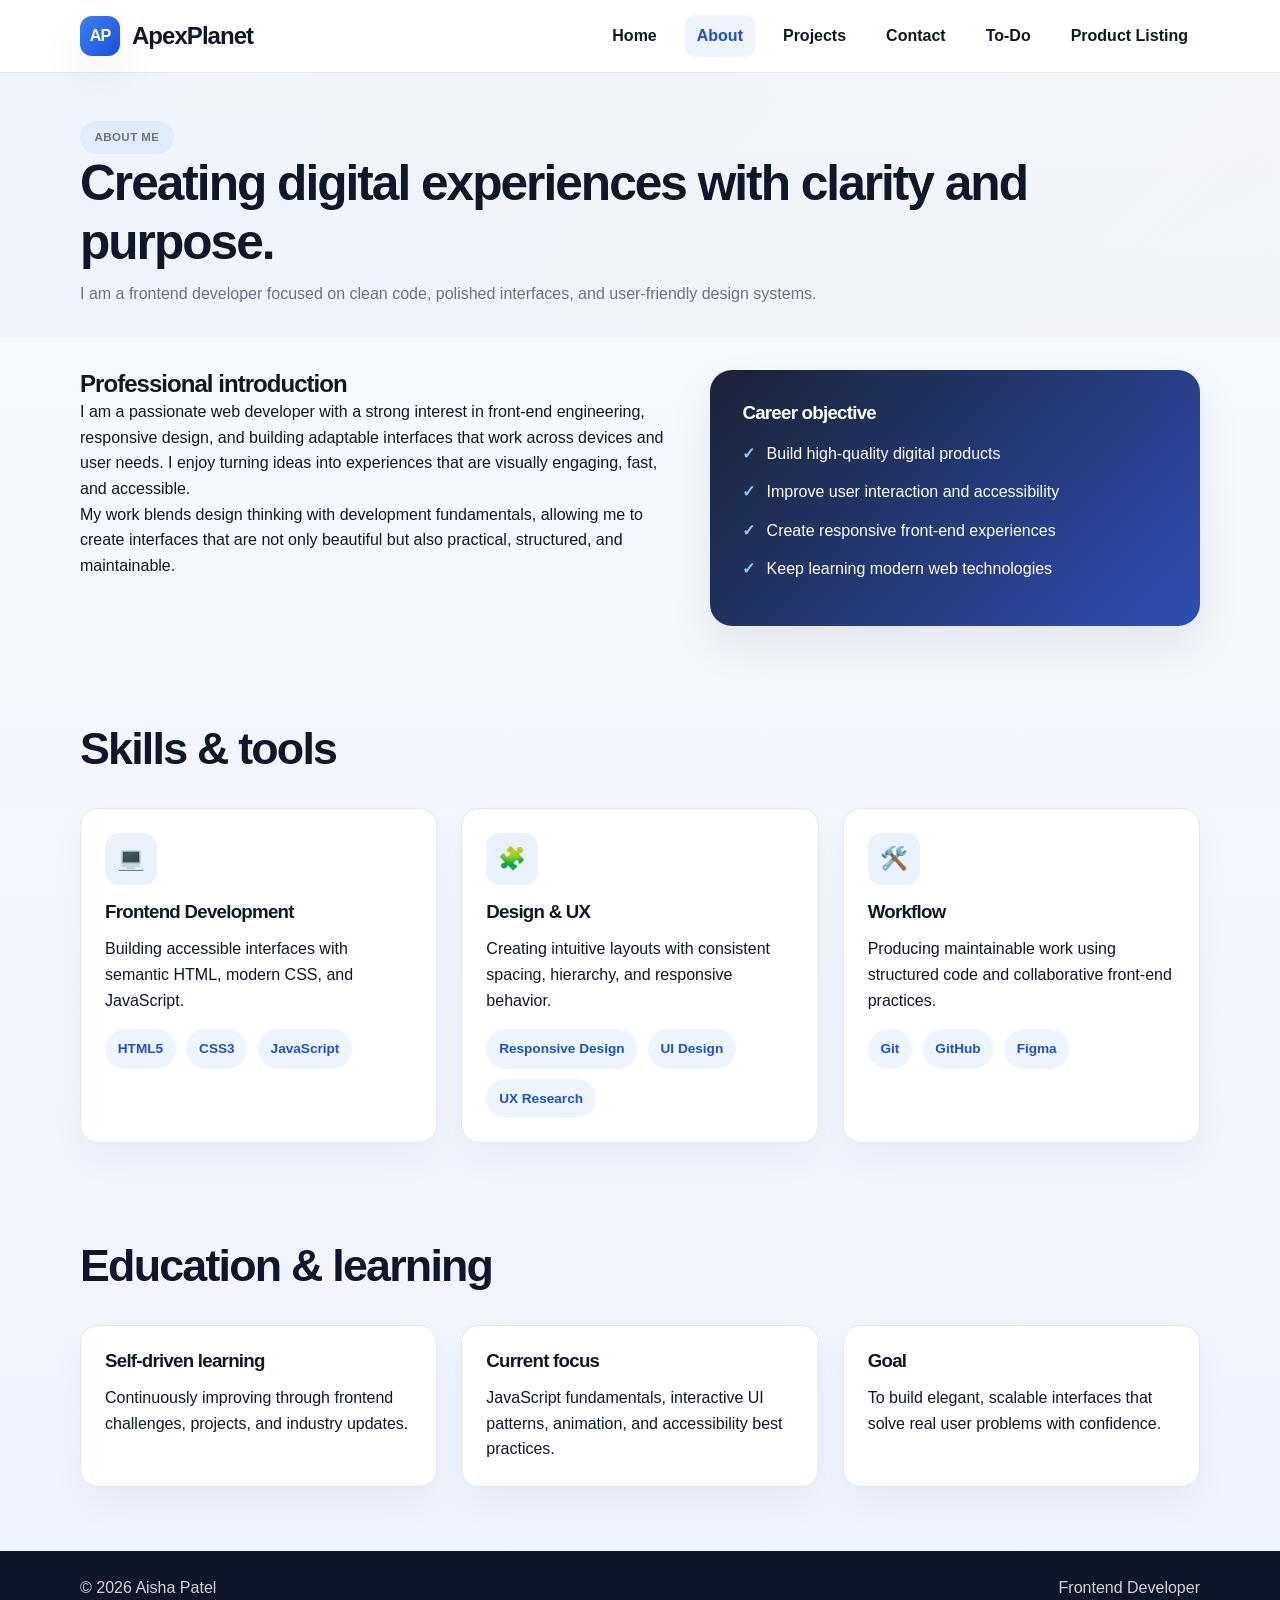
<file: about.html>
<!DOCTYPE html>
<html lang="en">
  <head>
    <meta charset="UTF-8" />
    <meta name="viewport" content="width=device-width, initial-scale=1.0" />
    <title>About | ApexPlanet</title>
    <link rel="stylesheet" href="css/style.css" />
    <script src="js/main.js" defer></script>
  </head>
  <body>
    <header class="site-header">
      <div class="container navbar">
        <a href="index.html" class="brand">
          <span class="brand-mark">AP</span>
          <span>ApexPlanet</span>
        </a>
        <button class="nav-toggle" aria-label="Toggle navigation" aria-expanded="false">Menu</button>
        <nav class="nav-links" aria-label="Main navigation">
          <a href="index.html">Home</a>
          <a href="about.html">About</a>
          <a href="projects.html">Projects</a>
          <a href="contact.html">Contact</a>
          <a href="todo.html">To-Do</a>
          <a href="products.html">Product Listing</a>
        </nav>
      </div>
    </header>

    <main>
      <section class="page-hero">
        <div class="container">
          <p class="eyebrow">About Me</p>
          <h1>Creating digital experiences with clarity and purpose.</h1>
          <p>I am a frontend developer focused on clean code, polished interfaces, and user-friendly design systems.</p>
        </div>
      </section>

      <section class="section">
        <div class="container two-column">
          <div>
            <h2>Professional introduction</h2>
            <p>
              I am a passionate web developer with a strong interest in front-end engineering, responsive design,
              and building adaptable interfaces that work across devices and user needs. I enjoy turning ideas into
              experiences that are visually engaging, fast, and accessible.
            </p>
            <p>
              My work blends design thinking with development fundamentals, allowing me to create interfaces that are not
              only beautiful but also practical, structured, and maintainable.
            </p>
          </div>

          <aside class="highlight-box">
            <h3>Career objective</h3>
            <ul>
              <li>Build high-quality digital products</li>
              <li>Improve user interaction and accessibility</li>
              <li>Create responsive front-end experiences</li>
              <li>Keep learning modern web technologies</li>
            </ul>
          </aside>
        </div>
      </section>

      <section class="section">
        <div class="container">
          <div class="section-header">
            <h2>Skills & tools</h2>
          </div>

          <div class="card-grid">
            <article class="skill-card">
              <div class="icon-badge">💻</div>
              <h3>Frontend Development</h3>
              <p>Building accessible interfaces with semantic HTML, modern CSS, and JavaScript.</p>
              <div class="badges">
                <span class="badge">HTML5</span>
                <span class="badge">CSS3</span>
                <span class="badge">JavaScript</span>
              </div>
            </article>

            <article class="skill-card">
              <div class="icon-badge">🧩</div>
              <h3>Design & UX</h3>
              <p>Creating intuitive layouts with consistent spacing, hierarchy, and responsive behavior.</p>
              <div class="badges">
                <span class="badge">Responsive Design</span>
                <span class="badge">UI Design</span>
                <span class="badge">UX Research</span>
              </div>
            </article>

            <article class="skill-card">
              <div class="icon-badge">🛠️</div>
              <h3>Workflow</h3>
              <p>Producing maintainable work using structured code and collaborative front-end practices.</p>
              <div class="badges">
                <span class="badge">Git</span>
                <span class="badge">GitHub</span>
                <span class="badge">Figma</span>
              </div>
            </article>
          </div>
        </div>
      </section>

      <section class="section">
        <div class="container">
          <div class="section-header">
            <h2>Education & learning</h2>
          </div>

          <div class="card-grid">
            <article class="info-card">
              <h3>Self-driven learning</h3>
              <p>Continuously improving through frontend challenges, projects, and industry updates.</p>
            </article>
            <article class="info-card">
              <h3>Current focus</h3>
              <p>JavaScript fundamentals, interactive UI patterns, animation, and accessibility best practices.</p>
            </article>
            <article class="info-card">
              <h3>Goal</h3>
              <p>To build elegant, scalable interfaces that solve real user problems with confidence.</p>
            </article>
          </div>
        </div>
      </section>
    </main>

    <footer>
      <div class="container footer-content">
        <p>© 2026 Aisha Patel</p>
        <p>Frontend Developer</p>
      </div>
    </footer>
  </body>
</html>
</file>
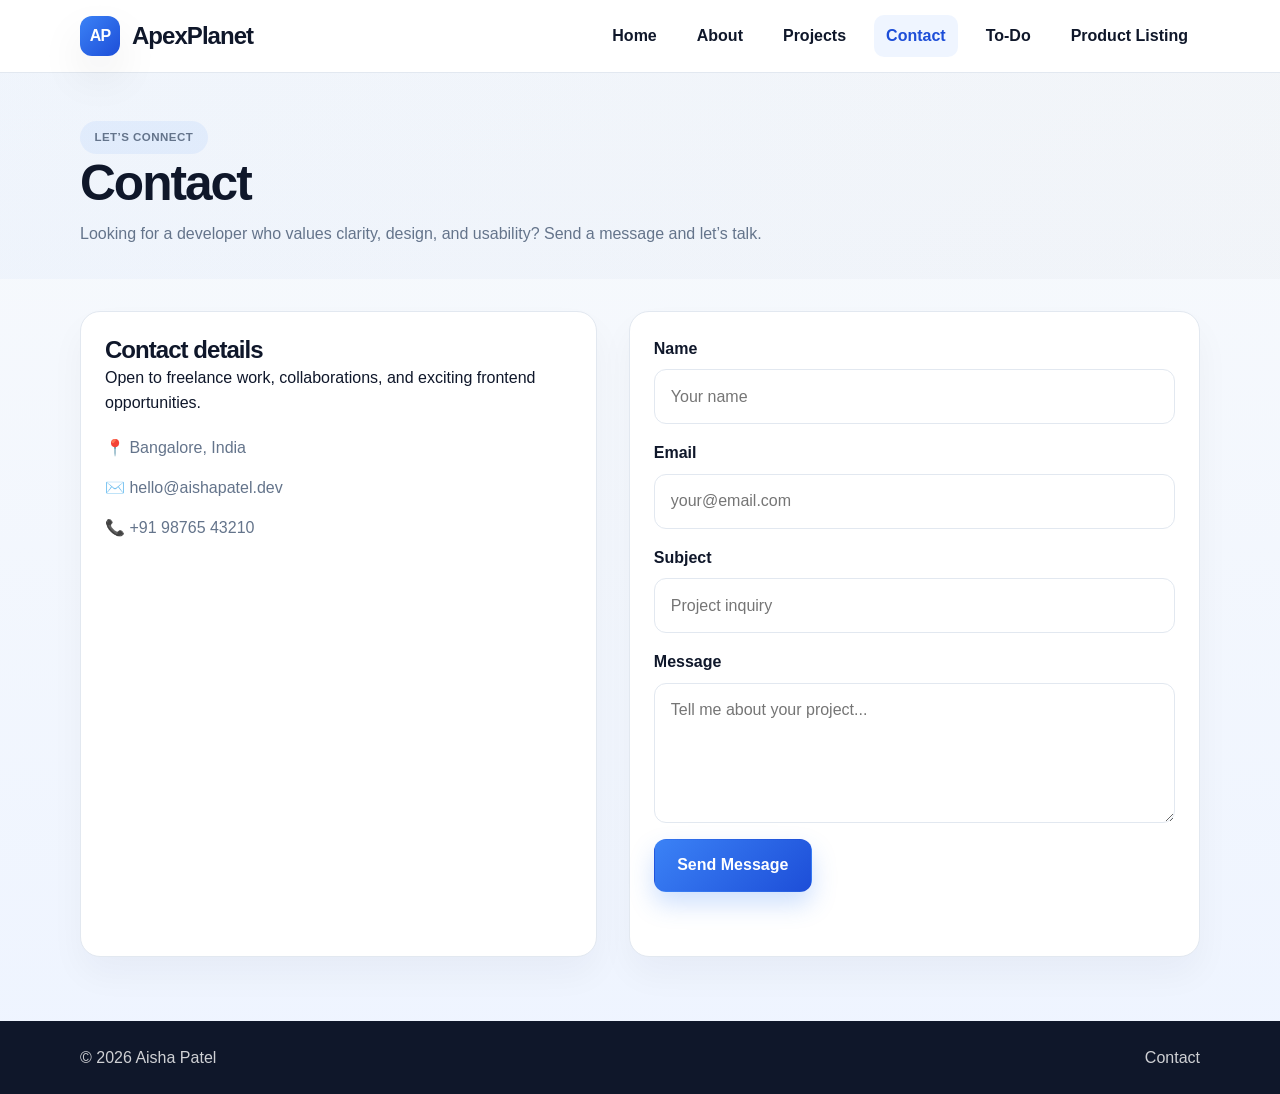
<file: contact.html>
<!DOCTYPE html>
<html lang="en">
  <head>
    <meta charset="UTF-8" />
    <meta name="viewport" content="width=device-width, initial-scale=1.0" />
    <title>Contact | ApexPlanet</title>
    <link rel="stylesheet" href="css/style.css" />
    <script src="js/main.js" defer></script>
    <script src="js/contact.js" defer></script>
  </head>
  <body>
    <header class="site-header">
      <div class="container navbar">
        <a href="index.html" class="brand">
          <span class="brand-mark">AP</span>
          <span>ApexPlanet</span>
        </a>
        <button class="nav-toggle" aria-label="Toggle navigation" aria-expanded="false">Menu</button>
        <nav class="nav-links" aria-label="Main navigation">
          <a href="index.html">Home</a>
          <a href="about.html">About</a>
          <a href="projects.html">Projects</a>
          <a href="contact.html">Contact</a>
          <a href="todo.html">To-Do</a>
          <a href="products.html">Product Listing</a>
        </nav>
      </div>
    </header>

    <main>
      <section class="page-hero">
        <div class="container">
          <p class="eyebrow">Let’s connect</p>
          <h1>Contact</h1>
          <p>Looking for a developer who values clarity, design, and usability? Send a message and let’s talk.</p>
        </div>
      </section>

      <section class="section">
        <div class="container contact-wrap">
          <aside class="contact-info">
            <h2>Contact details</h2>
            <p>Open to freelance work, collaborations, and exciting frontend opportunities.</p>
            <ul class="contact-list">
              <li>📍 Bangalore, India</li>
              <li>✉️ hello@aishapatel.dev</li>
              <li>📞 +91 98765 43210</li>
            </ul>
          </aside>

          <form id="contactForm" class="contact-form" novalidate>
            <div class="form-group">
              <label for="name">Name</label>
              <input type="text" id="name" name="name" placeholder="Your name" />
            </div>

            <div class="form-group">
              <label for="email">Email</label>
              <input type="email" id="email" name="email" placeholder="your@email.com" />
            </div>

            <div class="form-group">
              <label for="subject">Subject</label>
              <input type="text" id="subject" name="subject" placeholder="Project inquiry" />
            </div>

            <div class="form-group">
              <label for="message">Message</label>
              <textarea id="message" name="message" placeholder="Tell me about your project..."></textarea>
            </div>

            <button type="submit" class="btn btn-primary">Send Message</button>
            <div id="contactMessage" class="form-message" aria-live="polite"></div>
          </form>
        </div>
      </section>
    </main>

    <footer>
      <div class="container footer-content">
        <p>© 2026 Aisha Patel</p>
        <p>Contact</p>
      </div>
    </footer>
  </body>
</html>
</file>
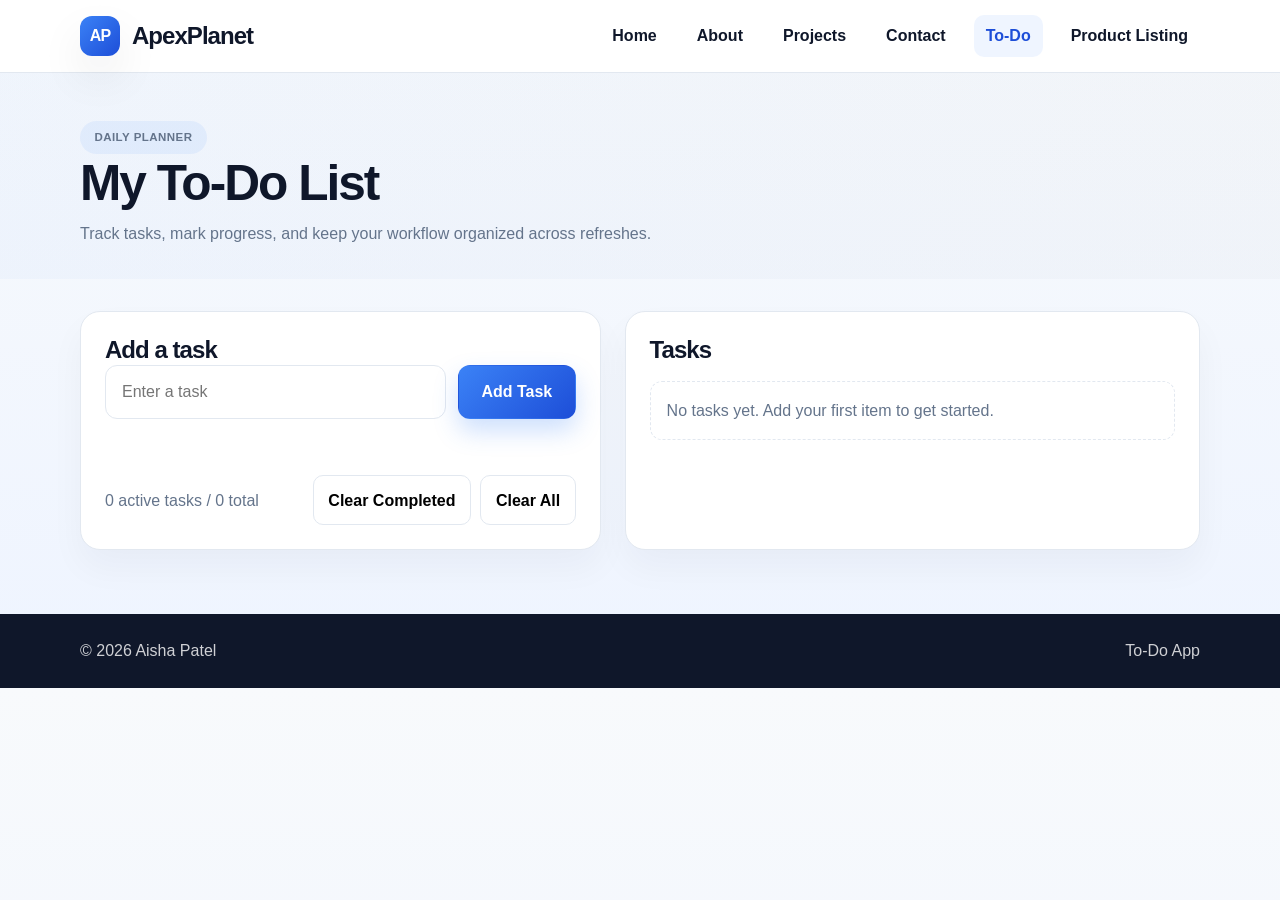
<file: todo.html>
<!DOCTYPE html>
<html lang="en">
  <head>
    <meta charset="UTF-8" />
    <meta name="viewport" content="width=device-width, initial-scale=1.0" />
    <title>To-Do List | ApexPlanet</title>
    <link rel="stylesheet" href="css/style.css" />
    <script src="js/main.js" defer></script>
    <script src="js/todo.js" defer></script>
  </head>
  <body>
    <header class="site-header">
      <div class="container navbar">
        <a href="index.html" class="brand">
          <span class="brand-mark">AP</span>
          <span>ApexPlanet</span>
        </a>
        <button class="nav-toggle" aria-label="Toggle navigation" aria-expanded="false">Menu</button>
        <nav class="nav-links" aria-label="Main navigation">
          <a href="index.html">Home</a>
          <a href="about.html">About</a>
          <a href="projects.html">Projects</a>
          <a href="contact.html">Contact</a>
          <a href="todo.html">To-Do</a>
          <a href="products.html">Product Listing</a>
        </nav>
      </div>
    </header>

    <main>
      <section class="page-hero">
        <div class="container">
          <p class="eyebrow">Daily planner</p>
          <h1>My To-Do List</h1>
          <p>Track tasks, mark progress, and keep your workflow organized across refreshes.</p>
        </div>
      </section>

      <section class="section">
        <div class="container todo-layout">
          <div class="todo-column">
            <h2>Add a task</h2>
            <form id="todoForm" class="todo-form" novalidate>
              <input id="todoInput" type="text" placeholder="Enter a task" aria-label="Task name" />
              <button type="submit" class="btn btn-primary">Add Task</button>
            </form>
            <div id="todoMessage" class="form-message" aria-live="polite"></div>

            <div class="todo-meta">
              <span id="todoCounter">0 active tasks</span>
              <div class="todo-actions">
                <button type="button" id="clearCompleted" class="small-btn">Clear Completed</button>
                <button type="button" id="clearAll" class="small-btn">Clear All</button>
              </div>
            </div>
          </div>

          <div class="todo-column">
            <h2>Tasks</h2>
            <ul id="todoList" class="todo-list" aria-live="polite"></ul>
          </div>
        </div>
      </section>
    </main>

    <footer>
      <div class="container footer-content">
        <p>© 2026 Aisha Patel</p>
        <p>To-Do App</p>
      </div>
    </footer>
  </body>
</html>
</file>
<file: css/style.css>
:root {
  --primary-color: #3b82f6;
  --primary-dark: #1d4ed8;
  --secondary-color: #0f172a;
  --accent-color: #f59e0b;
  --background-color: #f8fafc;
  --surface-color: #ffffff;
  --muted-color: #64748b;
  --border-color: #e2e8f0;
  --success-color: #16a34a;
  --error-color: #dc2626;
  --shadow: 0 20px 45px rgba(15, 23, 42, 0.08);
}

* {
  box-sizing: border-box;
  margin: 0;
  padding: 0;
}

html {
  scroll-behavior: smooth;
}

body {
  font-family: "Segoe UI", Tahoma, Geneva, Verdana, sans-serif;
  background: linear-gradient(180deg, #f8fafc 0%, #eef4ff 100%);
  color: var(--secondary-color);
  line-height: 1.6;
}

a {
  color: inherit;
  text-decoration: none;
}

img {
  max-width: 100%;
  display: block;
}

button,
input,
select,
textarea {
  font: inherit;
}

.container {
  width: min(1120px, calc(100% - 2rem));
  margin: 0 auto;
}

.site-header {
  position: sticky;
  top: 0;
  z-index: 1000;
  background: rgba(255, 255, 255, 0.92);
  backdrop-filter: blur(8px);
  border-bottom: 1px solid var(--border-color);
}

.navbar {
  display: flex;
  align-items: center;
  justify-content: space-between;
  min-height: 72px;
  gap: 1rem;
}

.brand {
  display: inline-flex;
  align-items: center;
  gap: 0.75rem;
  font-size: 1.5rem;
  font-weight: 800;
  letter-spacing: -0.04em;
}

.brand-mark {
  width: 40px;
  height: 40px;
  border-radius: 12px;
  display: grid;
  place-items: center;
  background: linear-gradient(135deg, var(--primary-color), var(--primary-dark));
  color: white;
  font-size: 1rem;
  box-shadow: var(--shadow);
}

.nav-links {
  display: flex;
  align-items: center;
  gap: 1rem;
}

.nav-links a {
  position: relative;
  font-weight: 600;
  color: var(--secondary-color);
  padding: 0.5rem 0.75rem;
  border-radius: 10px;
  transition: background 0.2s ease, color 0.2s ease;
}

.nav-links a:hover,
.nav-links a:focus-visible,
.nav-links a.active {
  background: rgba(59, 130, 246, 0.08);
  color: var(--primary-dark);
}

.nav-toggle {
  display: none;
  border: 1px solid var(--border-color);
  background: white;
  border-radius: 10px;
  padding: 0.5rem 0.8rem;
  cursor: pointer;
}

.hero {
  padding: 4.5rem 0 3rem;
}

.hero-grid {
  display: grid;
  grid-template-columns: 1.2fr 0.8fr;
  gap: 2rem;
  align-items: center;
}

.eyebrow {
  display: inline-block;
  background: rgba(59, 130, 246, 0.08);
  color: var(--primary-dark);
  border-radius: 999px;
  padding: 0.45rem 0.9rem;
  font-weight: 700;
  letter-spacing: 0.04em;
  text-transform: uppercase;
  font-size: 0.72rem;
}

h1, h2, h3 {
  line-height: 1.2;
  letter-spacing: -0.04em;
}

.hero h1 {
  margin: 1rem 0 1rem;
  font-size: clamp(2.6rem, 5vw, 4.5rem);
}

.hero p {
  font-size: 1.08rem;
  color: var(--muted-color);
  max-width: 650px;
}

.hero-actions {
  display: flex;
  flex-wrap: wrap;
  gap: 1rem;
  margin-top: 1.5rem;
}

.btn {
  display: inline-flex;
  align-items: center;
  justify-content: center;
  gap: 0.5rem;
  min-height: 48px;
  padding: 0.8rem 1.4rem;
  border-radius: 12px;
  border: 1px solid transparent;
  cursor: pointer;
  font-weight: 700;
  transition: transform 0.2s ease, box-shadow 0.2s ease;
}

.btn:hover,
.btn:focus-visible {
  transform: translateY(-1px);
}

.btn-primary {
  background: linear-gradient(135deg, var(--primary-color), var(--primary-dark));
  color: white;
  box-shadow: 0 12px 24px rgba(59, 130, 246, 0.25);
}

.btn-secondary {
  background: transparent;
  border-color: var(--border-color);
  color: var(--secondary-color);
}

.hero-visual,
.image-card,
.project-card img,
.product-card img {
  border-radius: 22px;
  overflow: hidden;
  box-shadow: var(--shadow);
}

.hero-visual {
  background: linear-gradient(135deg, rgba(59, 130, 246, 0.1), rgba(15, 23, 42, 0.04));
  padding: 1.5rem;
}

.hero-visual img {
  border-radius: 18px;
  width: 100%;
  height: 440px;
  object-fit: cover;
}

.section {
  padding: 2rem 0 4rem;
}

.section-header {
  margin-bottom: 2rem;
}

.section-header h2 {
  font-size: clamp(2rem, 4vw, 2.8rem);
  margin-bottom: 0.5rem;
}

.section-header p {
  color: var(--muted-color);
}

.card-grid {
  display: grid;
  grid-template-columns: repeat(3, minmax(0, 1fr));
  gap: 1.5rem;
}

.info-card,
.skill-card,
.project-card,
.product-card,
.todo-card,
.filter-panel,
.summary-card {
  background: var(--surface-color);
  border: 1px solid var(--border-color);
  border-radius: 18px;
  box-shadow: 0 18px 35px rgba(15, 23, 42, 0.04);
}

.skill-card,
.info-card {
  padding: 1.5rem;
}

.skill-card h3,
.info-card h3,
.summary-card h3 {
  margin-bottom: 0.8rem;
}

.icon-badge {
  width: 52px;
  height: 52px;
  border-radius: 14px;
  display: grid;
  place-items: center;
  background: rgba(59, 130, 246, 0.1);
  color: var(--primary-dark);
  font-size: 1.4rem;
  margin-bottom: 1rem;
}

.badges,
.tech-list {
  display: flex;
  flex-wrap: wrap;
  gap: 0.65rem;
  margin-top: 1rem;
}

.badge,
.tech-tag {
  background: rgba(59, 130, 246, 0.08);
  color: var(--primary-dark);
  font-size: 0.85rem;
  font-weight: 700;
  padding: 0.55rem 0.8rem;
  border-radius: 999px;
}

.two-column {
  display: grid;
  grid-template-columns: 1.1fr 0.9fr;
  gap: 2rem;
  align-items: start;
}

.highlight-box {
  background: linear-gradient(135deg, rgba(15, 23, 42, 0.95), rgba(30, 64, 175, 0.92));
  color: white;
  padding: 2rem;
  border-radius: 22px;
  box-shadow: var(--shadow);
}

.highlight-box ul {
  margin-top: 1rem;
  list-style: none;
}

.highlight-box li {
  margin-bottom: 0.8rem;
  display: flex;
  gap: 0.7rem;
  align-items: center;
}

.highlight-box li::before {
  content: "✓";
  color: #93c5fd;
  font-weight: 800;
}

.page-hero {
  padding: 3rem 0 2rem;
  background: linear-gradient(135deg, rgba(59, 130, 246, 0.04), rgba(15, 23, 42, 0.02));
}

.page-hero h1 {
  font-size: clamp(2.2rem, 4vw, 3.1rem);
  margin-bottom: 0.5rem;
}

.page-hero p {
  color: var(--muted-color);
}

.project-grid,
.product-grid {
  display: grid;
  grid-template-columns: repeat(3, minmax(0, 1fr));
  gap: 1.5rem;
}

.project-card,
.product-card {
  overflow: hidden;
}

.project-card img,
.product-card img {
  width: 100%;
  height: 200px;
  object-fit: cover;
}

.project-card-content,
.product-card-content {
  padding: 1.25rem;
}

.project-card h3,
.product-card h3 {
  margin-bottom: 0.7rem;
  font-size: 1.3rem;
}

.project-card p,
.product-card p {
  color: var(--muted-color);
  margin-bottom: 1rem;
}

.project-links,
.card-actions {
  display: flex;
  gap: 0.75rem;
  flex-wrap: wrap;
}

.card-link {
  color: var(--primary-dark);
  font-weight: 700;
}

.contact-wrap {
  display: grid;
  grid-template-columns: 0.95fr 1.05fr;
  gap: 2rem;
}

.contact-info,
.contact-form,
.todo-column,
.filter-panel {
  background: var(--surface-color);
  border: 1px solid var(--border-color);
  border-radius: 20px;
  padding: 1.5rem;
  box-shadow: 0 18px 35px rgba(15, 23, 42, 0.04);
}

.contact-list {
  list-style: none;
  display: grid;
  gap: 0.9rem;
  margin-top: 1.2rem;
}

.contact-list li {
  display: flex;
  align-items: center;
  gap: 0.8rem;
  color: var(--muted-color);
}

.form-group {
  display: grid;
  gap: 0.5rem;
  margin-bottom: 1rem;
}

label {
  font-weight: 700;
}

input,
select,
textarea {
  width: 100%;
  border: 1px solid var(--border-color);
  border-radius: 12px;
  padding: 0.85rem 1rem;
  background: #fff;
  transition: border-color 0.2s ease, box-shadow 0.2s ease;
}

input:focus,
select:focus,
textarea:focus {
  outline: none;
  border-color: rgba(59, 130, 246, 0.6);
  box-shadow: 0 0 0 4px rgba(59, 130, 246, 0.12);
}

textarea {
  resize: vertical;
  min-height: 140px;
}

.form-message {
  margin-top: 1rem;
  font-weight: 700;
  min-height: 24px;
}

.form-message.success {
  color: var(--success-color);
}

.form-message.error {
  color: var(--error-color);
}

.todo-layout {
  display: grid;
  grid-template-columns: 0.95fr 1.05fr;
  gap: 1.5rem;
}

.todo-form {
  display: grid;
  grid-template-columns: 1fr auto;
  gap: 0.75rem;
  margin-bottom: 1rem;
}

.todo-list {
  list-style: none;
  display: grid;
  gap: 0.8rem;
  margin-top: 1rem;
}

.todo-item {
  display: flex;
  align-items: center;
  justify-content: space-between;
  gap: 0.75rem;
  padding: 0.9rem 1rem;
  background: rgba(148, 163, 184, 0.06);
  border: 1px solid var(--border-color);
  border-radius: 12px;
}

.todo-main {
  display: flex;
  align-items: center;
  gap: 0.8rem;
  flex: 1;
}

.todo-main input[type="checkbox"] {
  width: 18px;
  height: 18px;
  accent-color: var(--success-color);
}

.todo-text {
  flex: 1;
  color: var(--secondary-color);
}

.todo-item.completed .todo-text {
  text-decoration: line-through;
  color: var(--muted-color);
}

.todo-actions {
  display: flex;
  gap: 0.6rem;
  align-items: center;
}

.icon-btn,
.small-btn {
  border-radius: 10px;
  border: 1px solid var(--border-color);
  background: white;
  cursor: pointer;
  transition: border-color 0.2s ease, background 0.2s ease;
}

.icon-btn {
  padding: 0.55rem 0.8rem;
  font-weight: 700;
  color: var(--error-color);
}

.small-btn {
  padding: 0.7rem 0.9rem;
  font-weight: 700;
}

.icon-btn:hover,
.small-btn:hover,
.icon-btn:focus-visible,
.small-btn:focus-visible {
  border-color: rgba(59, 130, 246, 0.4);
  background: rgba(59, 130, 246, 0.04);
}

.todo-meta {
  display: flex;
  justify-content: space-between;
  align-items: center;
  gap: 1rem;
  margin-top: 1rem;
  color: var(--muted-color);
}

.empty-state {
  color: var(--muted-color);
  padding: 1rem;
  border: 1px dashed var(--border-color);
  border-radius: 12px;
}

.product-controls {
  display: grid;
  grid-template-columns: repeat(3, minmax(0, 1fr));
  gap: 1rem;
  margin-bottom: 1.5rem;
}

.filter-panel {
  margin-bottom: 1.5rem;
}

.product-card-content {
  display: grid;
  gap: 0.8rem;
}

.product-meta {
  display: flex;
  justify-content: space-between;
  align-items: center;
  gap: 0.5rem;
  color: var(--muted-color);
  font-size: 0.9rem;
}

.product-price {
  font-size: 1.35rem;
  font-weight: 800;
  color: var(--secondary-color);
}

.rating {
  color: #f59e0b;
  font-weight: 700;
}

.product-actions {
  display: flex;
  justify-content: space-between;
  align-items: center;
  gap: 0.75rem;
  margin-top: 0.5rem;
}

.btn-outline {
  background: transparent;
  border: 1px solid var(--border-color);
  color: var(--secondary-color);
}

.visible-count {
  margin-bottom: 1rem;
  color: var(--muted-color);
  font-weight: 600;
}

.skills-demo {
  padding: 2rem;
  border-radius: 24px;
  background: linear-gradient(135deg, rgba(59, 130, 246, 0.06), rgba(15, 23, 42, 0.02));
  border: 1px solid rgba(59, 130, 246, 0.12);
}

.skills-demo h2 {
  margin-bottom: 1.25rem;
}

.demo-grid {
  display: grid;
  grid-template-columns: repeat(3, minmax(0, 1fr));
  gap: 1rem;
}

.demo-card {
  background: rgba(255, 255, 255, 0.8);
  border: 1px solid var(--border-color);
  border-radius: 18px;
  padding: 1.25rem;
}

.demo-card h3 {
  margin-bottom: 0.75rem;
  font-size: 1.1rem;
}

.demo-card ul {
  list-style: none;
  display: grid;
  gap: 0.5rem;
  color: var(--muted-color);
}

.demo-card li::before {
  content: "•";
  color: var(--primary-color);
  margin-right: 0.5rem;
}

footer {
  background: #0f172a;
  color: rgba(255, 255, 255, 0.8);
  padding: 1.5rem 0;
}

.footer-content {
  display: flex;
  justify-content: space-between;
  align-items: center;
  gap: 1rem;
}

@media (max-width: 1023px) {
  .hero-grid,
  .two-column,
  .contact-wrap,
  .todo-layout {
    grid-template-columns: 1fr;
  }

  .project-grid,
  .product-grid,
  .card-grid,
  .demo-grid {
    grid-template-columns: repeat(2, minmax(0, 1fr));
  }
}

@media (max-width: 767px) {
  .nav-toggle {
    display: inline-flex;
    align-items: center;
    justify-content: center;
  }

  .nav-links {
    position: absolute;
    top: 72px;
    left: 1rem;
    right: 1rem;
    display: none;
    background: white;
    border: 1px solid var(--border-color);
    border-radius: 16px;
    padding: 0.75rem;
    flex-direction: column;
    align-items: stretch;
    box-shadow: var(--shadow);
  }

  .nav-links.open {
    display: flex;
  }

  .nav-links a {
    padding: 0.8rem 0.9rem;
  }

  .hero {
    padding-top: 3rem;
  }

  .hero-actions,
  .todo-form,
  .product-controls,
  .project-grid,
  .product-grid,
  .card-grid,
  .demo-grid,
  .footer-content {
    grid-template-columns: 1fr;
    display: grid;
  }

  .product-controls {
    display: grid;
  }

  .todo-form {
    grid-template-columns: 1fr;
  }

  .btn,
  .small-btn,
  .icon-btn {
    width: 100%;
  }

  .todo-item {
    flex-direction: column;
    align-items: stretch;
  }

  .todo-main {
    width: 100%;
  }

  .todo-actions {
    justify-content: flex-end;
  }

  .project-grid,
  .product-grid,
  .card-grid,
  .demo-grid {
    grid-template-columns: 1fr;
  }

  body {
    overflow-x: hidden;
  }
}
</file>
